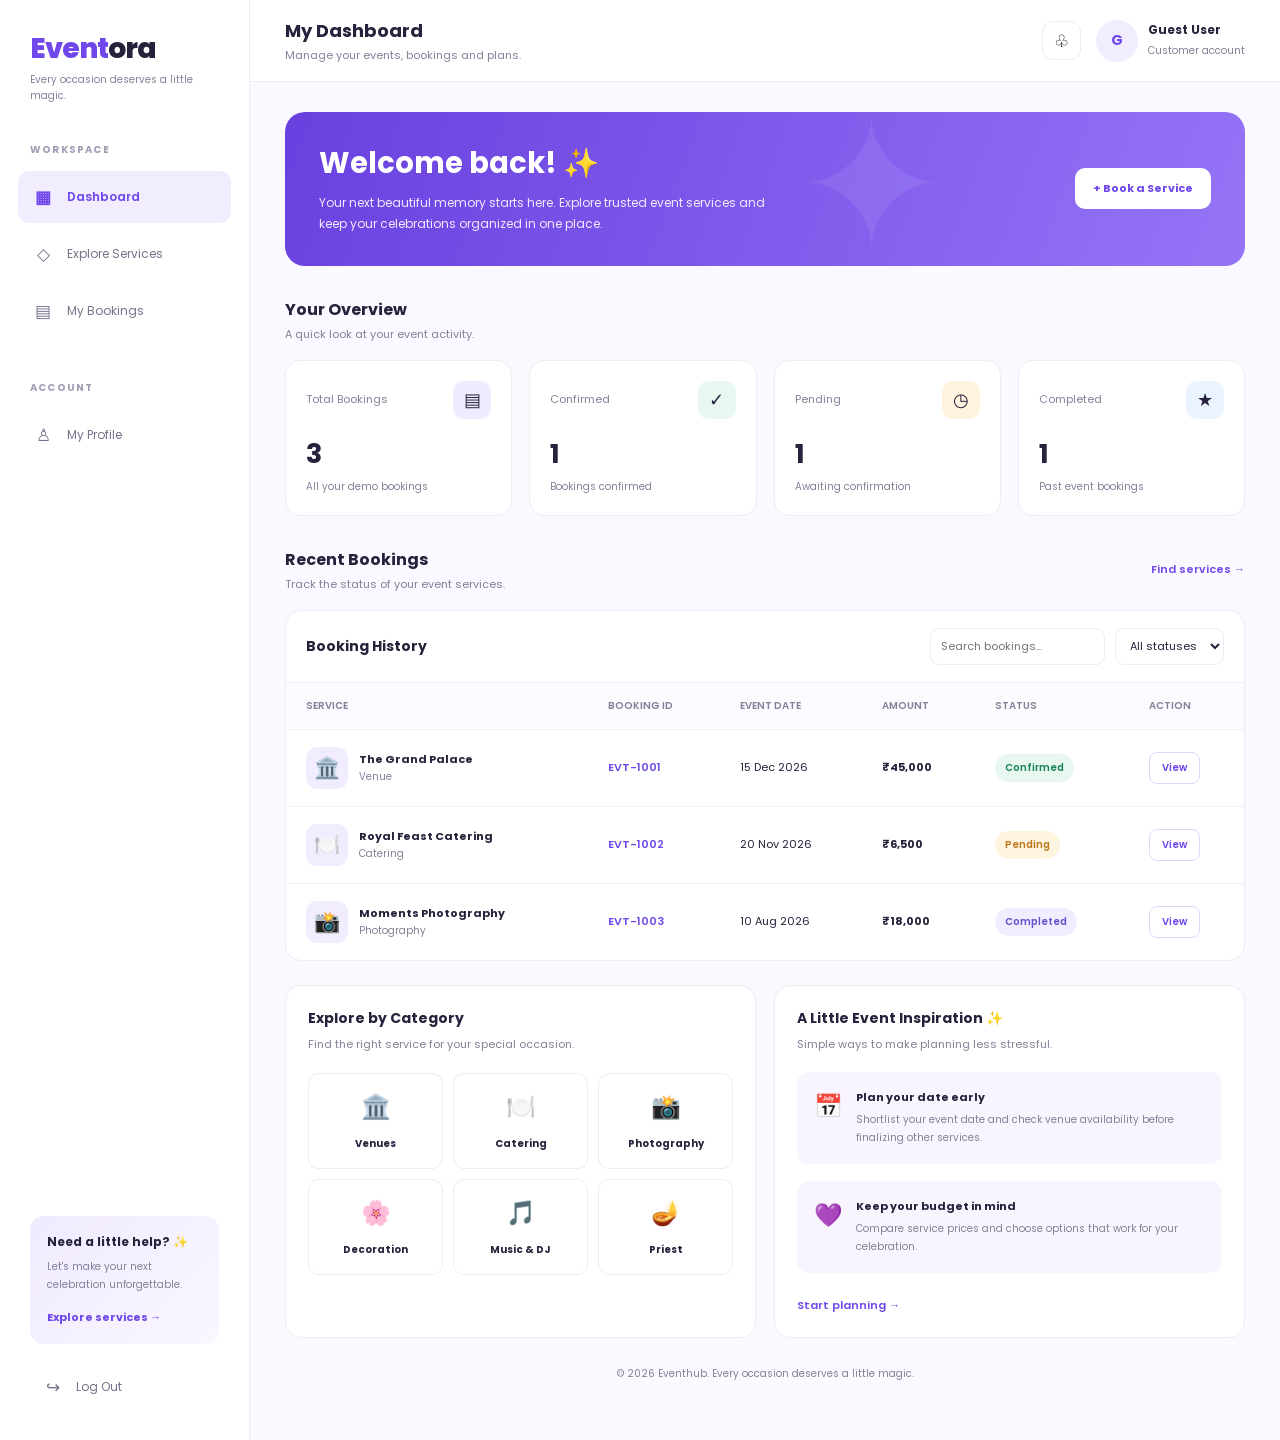
<file: src/main/webapp/dashboard.html>
<!DOCTYPE html>
<html lang="en">
<head>
    <meta charset="UTF-8">
    <meta name="viewport" content="width=device-width, initial-scale=1.0">
    <title>Dashboard | Eventhub</title>

    <link rel="preconnect" href="https://fonts.googleapis.com">
    <link rel="preconnect" href="https://fonts.gstatic.com" crossorigin>
    <link href="https://fonts.googleapis.com/css2?family=Poppins:wght@400;500;600;700;800&display=swap" rel="stylesheet">

    <style>
        :root {
            --purple: #7047eb;
            --purple-dark: #5733c7;
            --lavender: #f1edff;
            --bg: #faf9ff;
            --text: #25223b;
            --muted: #858198;
            --border: #eeebf5;
            --white: #ffffff;
            --green: #18845b;
            --orange: #bc791c;
            --red: #d34e63;
        }

        * {
            margin: 0;
            padding: 0;
            box-sizing: border-box;
        }

        body {
            font-family: 'Poppins', sans-serif;
            background: var(--bg);
            color: var(--text);
            font-size: 14px;
        }

        a {
            text-decoration: none;
            color: inherit;
        }

        button, input, select {
            font: inherit;
        }

        button {
            cursor: pointer;
        }

        .layout {
            display: flex;
            min-height: 100vh;
        }

        /* Sidebar */

        .sidebar {
            width: 250px;
            background: white;
            border-right: 1px solid var(--border);
            padding: 28px 18px;
            display: flex;
            flex-direction: column;
            flex-shrink: 0;
        }

        .logo {
            font-size: 28px;
            font-weight: 800;
            letter-spacing: -1px;
            color: var(--purple);
            padding: 0 12px;
        }

        .logo span {
            color: var(--text);
        }

        .tagline {
            color: var(--muted);
            font-size: 10px;
            padding: 0 12px;
            margin-top: 2px;
        }

        .nav-heading {
            margin: 38px 12px 13px;
            font-size: 10px;
            color: #a29db5;
            font-weight: 700;
            text-transform: uppercase;
            letter-spacing: 1.2px;
        }

        .nav-link {
            display: flex;
            align-items: center;
            gap: 13px;
            padding: 13px 14px;
            border-radius: 11px;
            color: #77738b;
            margin-bottom: 5px;
            transition: .2s;
            font-size: 12px;
        }

        .nav-link:hover,
        .nav-link.active {
            color: var(--purple);
            background: var(--lavender);
            font-weight: 600;
        }

        .nav-icon {
            width: 22px;
            text-align: center;
            font-size: 17px;
        }

        .sidebar-bottom {
            margin-top: auto;
            padding: 18px 12px 0;
        }

        .help-card {
            background: linear-gradient(135deg, #f0eaff, #faf7ff);
            border-radius: 14px;
            padding: 17px;
            margin-bottom: 18px;
        }

        .help-card strong {
            display: block;
            font-size: 12px;
            margin-bottom: 7px;
        }

        .help-card p {
            font-size: 10px;
            color: var(--muted);
            line-height: 1.8;
            margin-bottom: 12px;
        }

        .help-card a {
            color: var(--purple);
            font-size: 11px;
            font-weight: 700;
        }

        .logout {
            border: none;
            background: none;
            color: #77738b;
            display: flex;
            align-items: center;
            gap: 12px;
            padding: 12px;
            width: 100%;
            text-align: left;
            font-size: 12px;
        }

        .logout:hover {
            color: var(--red);
        }

        /* Main area */

        .main {
            flex: 1;
            min-width: 0;
        }

        .topbar {
            min-height: 82px;
            background: white;
            border-bottom: 1px solid var(--border);
            padding: 17px 35px;
            display: flex;
            align-items: center;
            justify-content: space-between;
            gap: 20px;
        }

        .topbar h2 {
            font-size: 18px;
            font-weight: 700;
        }

        .topbar p {
            color: var(--muted);
            font-size: 11px;
            margin-top: 3px;
        }

        .top-actions {
            display: flex;
            align-items: center;
            gap: 15px;
        }

        .icon-button {
            height: 39px;
            width: 39px;
            border: 1px solid var(--border);
            background: white;
            border-radius: 11px;
            font-size: 17px;
        }

        .avatar {
            height: 42px;
            width: 42px;
            display: grid;
            place-items: center;
            border-radius: 50%;
            background: var(--lavender);
            color: var(--purple);
            font-size: 14px;
            font-weight: 700;
            flex-shrink: 0;
        }

        .profile {
            display: flex;
            align-items: center;
            gap: 10px;
        }

        .profile strong {
            display: block;
            font-size: 12px;
        }

        .profile small {
            color: var(--muted);
            font-size: 10px;
        }

        .content {
            padding: 30px 35px;
            max-width: 1500px;
            margin: auto;
        }

        /* Welcome banner */

        .welcome {
            background: linear-gradient(110deg, #6940df, #9574f7);
            border-radius: 20px;
            padding: 31px 34px;
            display: flex;
            justify-content: space-between;
            align-items: center;
            gap: 20px;
            color: white;
            overflow: hidden;
            position: relative;
        }

        .welcome::after {
            content: "✦";
            position: absolute;
            right: 31%;
            top: -62px;
            font-size: 180px;
            color: rgba(255,255,255,.08);
            pointer-events: none;
        }

        .welcome h1 {
            font-size: clamp(22px, 3vw, 29px);
            line-height: 1.4;
            margin-bottom: 8px;
        }

        .welcome p {
            color: #f0eaff;
            font-size: 12px;
            line-height: 1.8;
            max-width: 460px;
        }

        .primary-light {
            background: white;
            color: var(--purple);
            padding: 12px 18px;
            border-radius: 10px;
            border: none;
            font-size: 11px;
            font-weight: 700;
            white-space: nowrap;
            position: relative;
            z-index: 1;
        }

        .primary-light:hover {
            background: #f5f1ff;
        }

        /* Statistics */

        .section-title {
            display: flex;
            justify-content: space-between;
            align-items: center;
            gap: 15px;
            margin: 31px 0 17px;
        }

        .section-title h3 {
            font-size: 16px;
        }

        .section-title p {
            color: var(--muted);
            font-size: 11px;
            margin-top: 4px;
        }

        .text-link {
            color: var(--purple);
            font-size: 11px;
            font-weight: 600;
        }

        .stats {
            display: grid;
            grid-template-columns: repeat(4, minmax(0, 1fr));
            gap: 17px;
        }

        .stat-card {
            background: white;
            border: 1px solid var(--border);
            border-radius: 15px;
            padding: 20px;
            min-width: 0;
        }

        .stat-top {
            display: flex;
            justify-content: space-between;
            align-items: center;
            gap: 8px;
            margin-bottom: 17px;
        }

        .stat-label {
            color: var(--muted);
            font-size: 11px;
        }

        .stat-icon {
            width: 38px;
            height: 38px;
            display: grid;
            place-items: center;
            border-radius: 11px;
            font-size: 18px;
        }

        .icon-purple {
            background: #f0eaff;
        }

        .icon-green {
            background: #e8f8f0;
        }

        .icon-orange {
            background: #fff3df;
        }

        .icon-blue {
            background: #eaf3ff;
        }

        .stat-number {
            font-size: 27px;
            font-weight: 700;
            line-height: 1.3;
        }

        .stat-note {
            margin-top: 8px;
            font-size: 10px;
            color: var(--muted);
        }

        /* Bookings */

        .booking-panel {
            background: white;
            border: 1px solid var(--border);
            border-radius: 16px;
            overflow: hidden;
        }

        .booking-toolbar {
            padding: 17px 20px;
            border-bottom: 1px solid var(--border);
            display: flex;
            justify-content: space-between;
            align-items: center;
            gap: 12px;
        }

        .booking-toolbar h3 {
            font-size: 14px;
        }

        .filters {
            display: flex;
            align-items: center;
            gap: 10px;
        }

        .search-input,
        .status-filter {
            height: 37px;
            border: 1px solid var(--border);
            border-radius: 9px;
            background: white;
            padding: 0 10px;
            outline: none;
            color: var(--text);
            font-size: 11px;
            min-width: 0;
        }

        .search-input {
            width: 175px;
        }

        .search-input:focus,
        .status-filter:focus {
            border-color: var(--purple);
        }

        .table-wrap {
            overflow-x: auto;
        }

        table {
            width: 100%;
            border-collapse: collapse;
            text-align: left;
            white-space: nowrap;
        }

        thead {
            background: #fcfbff;
        }

        th {
            color: var(--muted);
            font-size: 10px;
            font-weight: 600;
            padding: 15px 20px;
        }

        td {
            padding: 17px 20px;
            border-top: 1px solid #f2eff8;
            font-size: 11px;
        }

        .service-cell {
            display: flex;
            align-items: center;
            gap: 11px;
        }

        .service-emoji {
            height: 42px;
            width: 42px;
            display: grid;
            place-items: center;
            background: var(--lavender);
            border-radius: 11px;
            font-size: 21px;
            flex-shrink: 0;
        }

        .service-cell strong {
            display: block;
            font-size: 11px;
        }

        .service-cell small {
            color: var(--muted);
            font-size: 10px;
        }

        .booking-id {
            color: var(--purple);
            font-weight: 600;
        }

        .status {
            display: inline-block;
            padding: 6px 10px;
            border-radius: 20px;
            font-size: 10px;
            font-weight: 600;
        }

        .confirmed {
            background: #e8f8f0;
            color: var(--green);
        }

        .pending {
            background: #fff4df;
            color: var(--orange);
        }

        .completed {
            background: #efedff;
            color: #6651c8;
        }

        .cancelled {
            background: #fff0f1;
            color: var(--red);
        }

        .view-button {
            background: white;
            color: var(--purple);
            border: 1px solid #ded5ff;
            padding: 7px 12px;
            border-radius: 8px;
            font-size: 10px;
            font-weight: 600;
        }

        .view-button:hover {
            background: var(--lavender);
        }

        .empty-state {
            text-align: center;
            padding: 35px 15px;
            color: var(--muted);
            font-size: 12px;
        }

        /* Bottom cards */

        .bottom-grid {
            display: grid;
            grid-template-columns: 1fr 1fr;
            gap: 18px;
            margin-top: 24px;
        }

        .bottom-card {
            background: white;
            border: 1px solid var(--border);
            border-radius: 16px;
            padding: 22px;
        }

        .bottom-card h3 {
            font-size: 14px;
            margin-bottom: 6px;
        }

        .bottom-card > p {
            color: var(--muted);
            font-size: 11px;
            line-height: 1.8;
        }

        .category-grid {
            display: grid;
            grid-template-columns: repeat(3, minmax(0, 1fr));
            gap: 10px;
            margin-top: 18px;
        }

        .category {
            border: 1px solid var(--border);
            border-radius: 11px;
            text-align: center;
            padding: 15px 5px;
            transition: .2s;
        }

        .category:hover {
            border-color: #c9baff;
            background: #faf8ff;
        }

        .category span {
            display: block;
            font-size: 24px;
            margin-bottom: 8px;
        }

        .category strong {
            font-size: 10px;
        }

        .event-tip {
            background: #f8f5ff;
            padding: 17px;
            border-radius: 12px;
            margin-top: 17px;
            display: flex;
            gap: 13px;
        }

        .tip-icon {
            font-size: 23px;
        }

        .event-tip strong {
            font-size: 11px;
            display: block;
            margin-bottom: 5px;
        }

        .event-tip p {
            color: var(--muted);
            font-size: 10px;
            line-height: 1.8;
        }

        .footer {
            text-align: center;
            color: var(--muted);
            font-size: 10px;
            padding: 28px 10px;
        }

        /* Responsive */

        .mobile-menu {
            display: none;
            border: 1px solid var(--border);
            background: white;
            border-radius: 9px;
            width: 38px;
            height: 38px;
            font-size: 20px;
        }

        @media (max-width: 1100px) {
            .sidebar {
                width: 215px;
            }

            .content {
                padding: 25px 22px;
            }

            .topbar {
                padding: 16px 22px;
            }

            .stats {
                grid-template-columns: repeat(2, minmax(0, 1fr));
            }

            .stat-card {
                padding: 17px;
            }
        }

        @media (max-width: 760px) {
            .sidebar {
                position: fixed;
                top: 0;
                bottom: 0;
                left: 0;
                z-index: 100;
                transform: translateX(-100%);
                transition: transform .25s ease;
                width: 260px;
                box-shadow: 10px 0 30px rgba(30, 20, 60, .08);
            }

            .sidebar.open {
                transform: translateX(0);
            }

            .mobile-menu {
                display: block;
                flex-shrink: 0;
            }

            .topbar {
                padding: 14px 17px;
                gap: 12px;
            }

            .topbar h2 {
                font-size: 15px;
            }

            .topbar p {
                font-size: 10px;
            }

            .top-actions {
                gap: 9px;
            }

            .profile-info,
            .notification-button {
                display: none;
            }

            .content {
                padding: 20px 15px;
            }

            .welcome {
                padding: 25px 22px;
                align-items: flex-start;
                flex-direction: column;
            }

            .welcome h1 {
                font-size: 23px;
            }

            .welcome::after {
                right: -10px;
            }

            .stats {
                gap: 12px;
            }

            .stat-number {
                font-size: 23px;
            }

            .booking-toolbar {
                align-items: flex-start;
                flex-direction: column;
            }

            .filters {
                width: 100%;
            }

            .search-input {
                flex: 1;
                width: 100%;
            }

            .status-filter {
                max-width: 140px;
            }

            .bottom-grid {
                grid-template-columns: 1fr;
            }
        }

        @media (max-width: 420px) {
            .stats {
                grid-template-columns: 1fr 1fr;
            }

            .stat-card {
                padding: 13px;
            }

            .stat-label {
                font-size: 10px;
            }

            .stat-icon {
                height: 32px;
                width: 32px;
                font-size: 15px;
            }

            .stat-number {
                font-size: 21px;
            }

            .section-title h3 {
                font-size: 14px;
            }

            .section-title p {
                font-size: 10px;
            }

            .category-grid {
                gap: 7px;
            }

            .category strong {
                font-size: 9px;
            }
        }
    </style>
</head>

<body>

<div class="layout">

    <!-- Sidebar -->
    <aside class="sidebar" id="sidebar">

        <a href="index.html" class="logo">Event<span>ora</span></a>
        <p class="tagline">Every occasion deserves a little magic.</p>

        <p class="nav-heading">Workspace</p>

        <a href="dashboard.html" class="nav-link active">
            <span class="nav-icon">▦</span> Dashboard
        </a>

        <a href="services.html" class="nav-link">
            <span class="nav-icon">◇</span> Explore Services
        </a>

        <a href="#bookings" class="nav-link" id="bookingsNav">
            <span class="nav-icon">▤</span> My Bookings
        </a>

        <p class="nav-heading">Account</p>

        <a href="#profile" class="nav-link" id="profileNav">
            <span class="nav-icon">♙</span> My Profile
        </a>

        <div class="sidebar-bottom">

            <div class="help-card">
                <strong>Need a little help? ✨</strong>
                <p>Let's make your next celebration unforgettable.</p>
                <a href="services.html">Explore services →</a>
            </div>

            <button class="logout" id="logoutButton">
                <span class="nav-icon">↪</span> Log Out
            </button>

        </div>
    </aside>

    <!-- Main content -->
    <main class="main">

        <header class="topbar">

            <div style="display:flex;align-items:center;gap:12px;">
                <button class="mobile-menu" id="mobileMenu"
                    aria-label="Open navigation">☰</button>

                <div>
                    <h2>My Dashboard</h2>
                    <p>Manage your events, bookings and plans.</p>
                </div>
            </div>

            <div class="top-actions">
                <button class="icon-button notification-button"
                    id="notificationButton" aria-label="Notifications">♧</button>

                <div class="profile">
                    <div class="avatar" id="avatar">G</div>

                    <div class="profile-info">
                        <strong id="profileName">Guest User</strong>
                        <small>Customer account</small>
                    </div>
                </div>
            </div>

        </header>

        <div class="content">

            <!-- Welcome -->
            <section class="welcome">
                <div>
                    <h1 id="welcomeTitle">Welcome back! ✨</h1>
                    <p>
                        Your next beautiful memory starts here.
                        Explore trusted event services and keep your
                        celebrations organized in one place.
                    </p>
                </div>

                <button class="primary-light"
                    onclick="window.location.href='services.html'">
                    + Book a Service
                </button>
            </section>

            <!-- Stats -->
            <div class="section-title">
                <div>
                    <h3>Your Overview</h3>
                    <p>A quick look at your event activity.</p>
                </div>
            </div>

            <section class="stats">

                <article class="stat-card">
                    <div class="stat-top">
                        <span class="stat-label">Total Bookings</span>
                        <span class="stat-icon icon-purple">▤</span>
                    </div>
                    <div class="stat-number" id="totalBookings">3</div>
                    <p class="stat-note">All your demo bookings</p>
                </article>

                <article class="stat-card">
                    <div class="stat-top">
                        <span class="stat-label">Confirmed</span>
                        <span class="stat-icon icon-green">✓</span>
                    </div>
                    <div class="stat-number" id="confirmedBookings">1</div>
                    <p class="stat-note">Bookings confirmed</p>
                </article>

                <article class="stat-card">
                    <div class="stat-top">
                        <span class="stat-label">Pending</span>
                        <span class="stat-icon icon-orange">◷</span>
                    </div>
                    <div class="stat-number" id="pendingBookings">1</div>
                    <p class="stat-note">Awaiting confirmation</p>
                </article>

                <article class="stat-card">
                    <div class="stat-top">
                        <span class="stat-label">Completed</span>
                        <span class="stat-icon icon-blue">★</span>
                    </div>
                    <div class="stat-number" id="completedBookings">1</div>
                    <p class="stat-note">Past event bookings</p>
                </article>

            </section>

            <!-- Bookings -->
            <section id="bookings">

                <div class="section-title">
                    <div>
                        <h3>Recent Bookings</h3>
                        <p>Track the status of your event services.</p>
                    </div>
                    <a href="services.html" class="text-link">
                        Find services →
                    </a>
                </div>

                <div class="booking-panel">

                    <div class="booking-toolbar">
                        <h3>Booking History</h3>

                        <div class="filters">
                            <input
                                type="search"
                                class="search-input"
                                id="bookingSearch"
                                placeholder="Search bookings..."
                                aria-label="Search bookings"
                            >

                            <select class="status-filter" id="statusFilter"
                                aria-label="Filter by status">
                                <option value="all">All statuses</option>
                                <option value="Confirmed">Confirmed</option>
                                <option value="Pending">Pending</option>
                                <option value="Completed">Completed</option>
                                <option value="Cancelled">Cancelled</option>
                            </select>
                        </div>
                    </div>

                    <div class="table-wrap">
                        <table>
                            <thead>
                                <tr>
                                    <th>SERVICE</th>
                                    <th>BOOKING ID</th>
                                    <th>EVENT DATE</th>
                                    <th>AMOUNT</th>
                                    <th>STATUS</th>
                                    <th>ACTION</th>
                                </tr>
                            </thead>

                            <tbody id="bookingTable"></tbody>
                        </table>

                        <div class="empty-state" id="emptyState"
                            style="display:none;">
                            No bookings match your search.
                            <br><br>
                            <a href="services.html" class="text-link">
                                Explore services →
                            </a>
                        </div>
                    </div>

                </div>
            </section>

            <!-- Explore and tips -->
            <section class="bottom-grid">

                <article class="bottom-card">
                    <h3>Explore by Category</h3>
                    <p>Find the right service for your special occasion.</p>

                    <div class="category-grid">
                        <a href="services.html?category=Venue" class="category">
                            <span>🏛️</span>
                            <strong>Venues</strong>
                        </a>

                        <a href="services.html?category=Catering" class="category">
                            <span>🍽️</span>
                            <strong>Catering</strong>
                        </a>

                        <a href="services.html?category=Photography" class="category">
                            <span>📸</span>
                            <strong>Photography</strong>
                        </a>

                        <a href="services.html?category=Decoration" class="category">
                            <span>🌸</span>
                            <strong>Decoration</strong>
                        </a>

                        <a href="services.html?category=Music" class="category">
                            <span>🎵</span>
                            <strong>Music & DJ</strong>
                        </a>

                        <a href="services.html?category=Priest" class="category">
                            <span>🪔</span>
                            <strong>Priest</strong>
                        </a>
                    </div>
                </article>

                <article class="bottom-card">
                    <h3>A Little Event Inspiration ✨</h3>
                    <p>Simple ways to make planning less stressful.</p>

                    <div class="event-tip">
                        <span class="tip-icon">📅</span>
                        <div>
                            <strong>Plan your date early</strong>
                            <p>
                                Shortlist your event date and check venue
                                availability before finalizing other services.
                            </p>
                        </div>
                    </div>

                    <div class="event-tip">
                        <span class="tip-icon">💜</span>
                        <div>
                            <strong>Keep your budget in mind</strong>
                            <p>
                                Compare service prices and choose options
                                that work for your celebration.
                            </p>
                        </div>
                    </div>

                    <br>
                    <a href="services.html" class="text-link">
                        Start planning →
                    </a>
                </article>

            </section>

            <footer class="footer">
                © 2026 Eventhub. Every occasion deserves a little magic.
            </footer>

        </div>
    </main>
</div>

<script>
    /*
      FRONTEND DEMO DATA

      These bookings are examples only.
      Later, replace them with data received from your Spring Boot API.
    */

    const bookings = [
        {
            id: "EVT-1001",
            name: "The Grand Palace",
            category: "Venue",
            icon: "🏛️",
            date: "2026-12-15",
            amount: 45000,
            status: "Confirmed"
        },
        {
            id: "EVT-1002",
            name: "Royal Feast Catering",
            category: "Catering",
            icon: "🍽️",
            date: "2026-11-20",
            amount: 6500,
            status: "Pending"
        },
        {
            id: "EVT-1003",
            name: "Moments Photography",
            category: "Photography",
            icon: "📸",
            date: "2026-08-10",
            amount: 18000,
            status: "Completed"
        }
    ];

    const bookingTable = document.getElementById("bookingTable");
    const bookingSearch = document.getElementById("bookingSearch");
    const statusFilter = document.getElementById("statusFilter");
    const emptyState = document.getElementById("emptyState");

    function formatDate(dateString) {
        const date = new Date(dateString + "T00:00:00");

        return date.toLocaleDateString("en-IN", {
            day: "2-digit",
            month: "short",
            year: "numeric"
        });
    }

    function formatAmount(amount) {
        return new Intl.NumberFormat("en-IN", {
            style: "currency",
            currency: "INR",
            maximumFractionDigits: 0
        }).format(amount);
    }

    function getStatusClass(status) {
        const classes = {
            Confirmed: "confirmed",
            Pending: "pending",
            Completed: "completed",
            Cancelled: "cancelled"
        };

        return classes[status] || "pending";
    }

    function renderBookings() {
        const searchTerm = bookingSearch.value.trim().toLowerCase();
        const selectedStatus = statusFilter.value;

        const filteredBookings = bookings.filter(booking => {
            const matchesSearch =
                booking.name.toLowerCase().includes(searchTerm) ||
                booking.id.toLowerCase().includes(searchTerm) ||
                booking.category.toLowerCase().includes(searchTerm);

            const matchesStatus =
                selectedStatus === "all" ||
                booking.status === selectedStatus;

            return matchesSearch && matchesStatus;
        });

        bookingTable.innerHTML = "";

        filteredBookings.forEach(booking => {
            const row = document.createElement("tr");

            row.innerHTML = `
                <td>
                    <div class="service-cell">
                        <div class="service-emoji">${booking.icon}</div>
                        <div>
                            <strong>${booking.name}</strong>
                            <small>${booking.category}</small>
                        </div>
                    </div>
                </td>

                <td class="booking-id">${booking.id}</td>
                <td>${formatDate(booking.date)}</td>
                <td><strong>${formatAmount(booking.amount)}</strong></td>

                <td>
                    <span class="status ${getStatusClass(booking.status)}">
                        ${booking.status}
                    </span>
                </td>

                <td>
                    <button class="view-button"
                        data-booking-id="${booking.id}">
                        View
                    </button>
                </td>
            `;

            bookingTable.appendChild(row);
        });

        emptyState.style.display =
            filteredBookings.length === 0 ? "block" : "none";

        document.getElementById("totalBookings").textContent =
            bookings.length;

        document.getElementById("confirmedBookings").textContent =
            bookings.filter(b => b.status === "Confirmed").length;

        document.getElementById("pendingBookings").textContent =
            bookings.filter(b => b.status === "Pending").length;

        document.getElementById("completedBookings").textContent =
            bookings.filter(b => b.status === "Completed").length;
    }

    bookingSearch.addEventListener("input", renderBookings);
    statusFilter.addEventListener("change", renderBookings);

    // Demo action for the View button
    bookingTable.addEventListener("click", function(event) {
        const button = event.target.closest("[data-booking-id]");

        if (!button) return;

        const booking = bookings.find(
            b => b.id === button.dataset.bookingId
        );

        if (booking) {
            alert(
                "Booking Details\n\n" +
                "Service: " + booking.name + "\n" +
                "Booking ID: " + booking.id + "\n" +
                "Date: " + formatDate(booking.date) + "\n" +
                "Amount: " + formatAmount(booking.amount) + "\n" +
                "Status: " + booking.status +
                "\n\nDemo data only. Backend integration is pending."
            );
        }
    });

    // Mobile sidebar
    const sidebar = document.getElementById("sidebar");

    document.getElementById("mobileMenu").addEventListener("click", () => {
        sidebar.classList.toggle("open");
    });

    document.addEventListener("click", event => {
        if (
            window.innerWidth <= 760 &&
            sidebar.classList.contains("open") &&
            !sidebar.contains(event.target) &&
            !event.target.closest("#mobileMenu")
        ) {
            sidebar.classList.remove("open");
        }
    });

    // Scroll to bookings
    document.getElementById("bookingsNav").addEventListener("click", () => {
        document.getElementById("bookings").scrollIntoView({
            behavior: "smooth"
        });

        sidebar.classList.remove("open");
    });

    // Demo profile section
    document.getElementById("profileNav").addEventListener("click", event => {
        event.preventDefault();

        alert(
            "Profile management will be added when the backend is connected."
        );

        sidebar.classList.remove("open");
    });

    // Demo notification
    document.getElementById("notificationButton")
        .addEventListener("click", () => {
            alert("You have no new demo notifications.");
        });

    // Demo logout
    document.getElementById("logoutButton").addEventListener("click", () => {
        const confirmLogout = confirm("Do you want to return to the login page?");

        if (confirmLogout) {
            window.location.href = "login.html";
        }
    });

    // Optional demo personalization.
    // Reads a name only if another page has saved one in this browser.
    // This is NOT authentication.
    const savedName = localStorage.getItem("eventhubUserName");

    if (savedName) {
        const firstName = savedName.trim().split(/\s+/)[0];

        if (firstName) {
            document.getElementById("welcomeTitle").textContent =
                `Welcome back, ${firstName}! ✨`;

            document.getElementById("profileName").textContent = savedName;

            document.getElementById("avatar").textContent =
                firstName.charAt(0).toUpperCase();
        }
    }

    renderBookings();
</script>

</body>
</html>
</file>
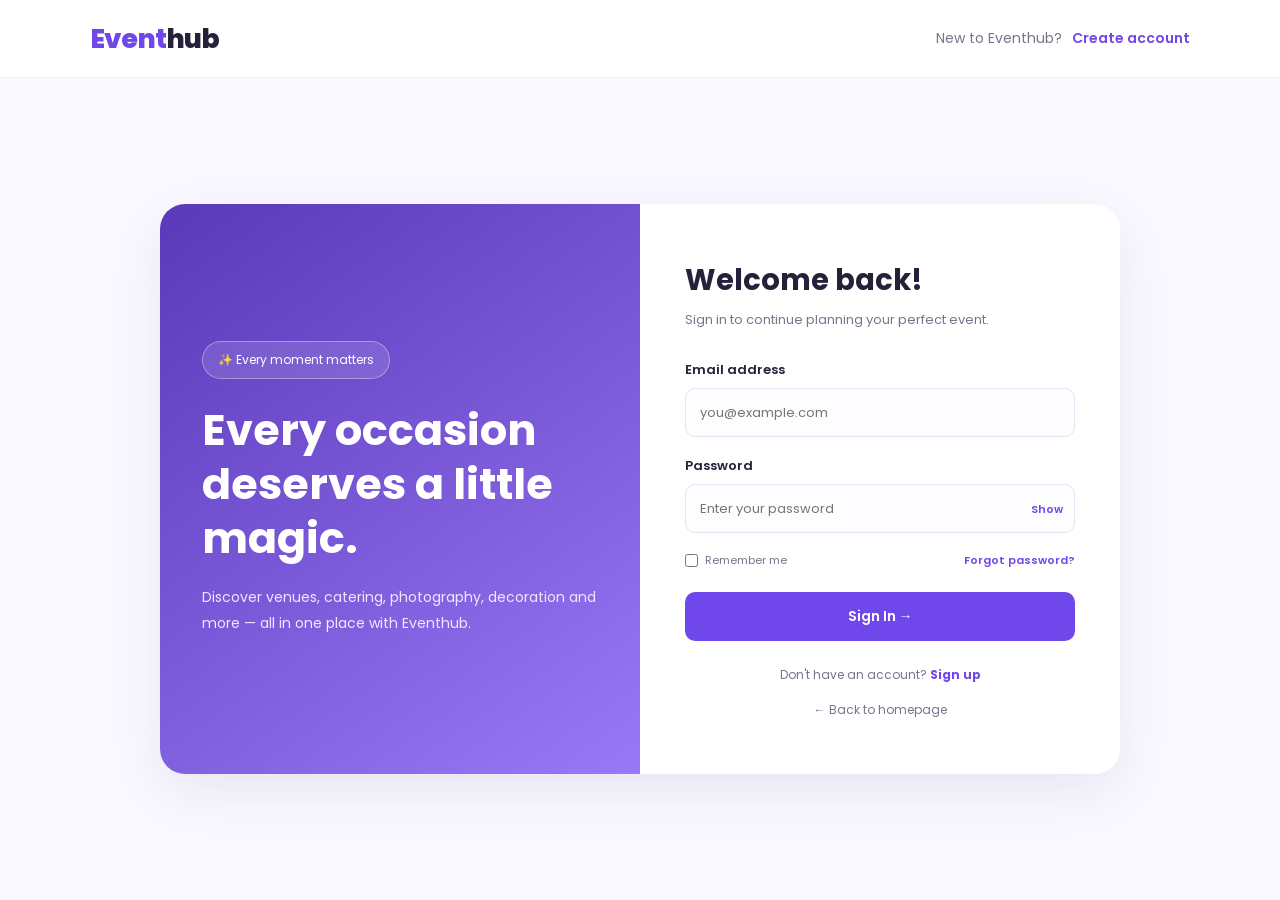
<file: src/main/webapp/login.html>
<!DOCTYPE html>
<html lang="en">
<head>
    <meta charset="UTF-8">
    <meta name="viewport" content="width=device-width, initial-scale=1.0">
    <title>Login | Eventhub</title>

    <link rel="preconnect" href="https://fonts.googleapis.com">
    <link rel="preconnect" href="https://fonts.gstatic.com" crossorigin>
    <link href="https://fonts.googleapis.com/css2?family=Poppins:wght@400;500;600;700;800&display=swap" rel="stylesheet">

    <style>
        * {
            margin: 0;
            padding: 0;
            box-sizing: border-box;
        }

        :root {
            --purple: #7047eb;
            --purple-dark: #5733c7;
            --lavender: #f2edff;
            --text: #24213a;
            --muted: #77758b;
            --border: #e6e2ef;
        }

        body {
            font-family: 'Poppins', sans-serif;
            background: #faf9ff;
            color: var(--text);
            min-height: 100vh;
        }

        a {
            text-decoration: none;
            color: inherit;
        }

        .navbar {
            height: 78px;
            display: flex;
            align-items: center;
            justify-content: space-between;
            padding: 0 7%;
            background: white;
            border-bottom: 1px solid #f0edf7;
        }

        .logo {
            font-size: 27px;
            font-weight: 800;
            color: var(--purple);
            letter-spacing: -1px;
        }

        .logo span {
            color: var(--text);
        }

        .nav-right {
            color: var(--muted);
            font-size: 14px;
        }

        .nav-right a {
            color: var(--purple);
            font-weight: 600;
            margin-left: 6px;
        }

        .main {
            min-height: calc(100vh - 78px);
            display: flex;
            justify-content: center;
            align-items: center;
            padding: 45px 20px;
        }

        .login-container {
            display: grid;
            grid-template-columns: 1fr 1fr;
            max-width: 960px;
            width: 100%;
            min-height: 560px;
            background: white;
            border-radius: 25px;
            overflow: hidden;
            box-shadow: 0 18px 60px rgba(76, 48, 140, 0.10);
        }

        .welcome-panel {
            position: relative;
            padding: 55px 42px;
            display: flex;
            flex-direction: column;
            justify-content: center;
            color: white;
            background:
                linear-gradient(145deg, rgba(79, 45, 179, 0.94), rgba(137, 98, 246, 0.86)),
                url("https://images.unsplash.com/photo-1519167758481-83f550bb49b3?auto=format&fit=crop&w=1000&q=80")
                center/cover;
        }

        .welcome-panel h1 {
            font-size: clamp(30px, 4vw, 43px);
            line-height: 1.25;
            margin-bottom: 18px;
        }

        .welcome-panel p {
            color: #eee7ff;
            font-size: 14px;
            line-height: 1.9;
        }

        .welcome-tag {
            display: inline-block;
            width: fit-content;
            padding: 9px 15px;
            margin-bottom: 25px;
            border: 1px solid rgba(255,255,255,.35);
            background: rgba(255,255,255,.12);
            border-radius: 30px;
            font-size: 12px;
        }

        .login-panel {
            padding: 55px 45px;
            display: flex;
            flex-direction: column;
            justify-content: center;
        }

        .login-panel h2 {
            font-size: 29px;
            margin-bottom: 8px;
        }

        .subtitle {
            font-size: 13px;
            color: var(--muted);
            margin-bottom: 30px;
        }

        .form-group {
            margin-bottom: 19px;
        }

        .form-group label {
            display: block;
            font-size: 13px;
            font-weight: 600;
            margin-bottom: 8px;
        }

        .input-wrap {
            position: relative;
        }

        .form-group input {
            width: 100%;
            height: 49px;
            border: 1px solid var(--border);
            border-radius: 10px;
            padding: 0 14px;
            font-family: inherit;
            font-size: 13px;
            outline: none;
            background: #fdfcff;
            transition: .2s;
        }

        .form-group input:focus {
            border-color: var(--purple);
            box-shadow: 0 0 0 3px rgba(112, 71, 235, .10);
        }

        .password-input {
            padding-right: 65px !important;
        }

        .toggle-password {
            position: absolute;
            right: 12px;
            top: 50%;
            transform: translateY(-50%);
            border: none;
            background: none;
            color: var(--purple);
            font-family: inherit;
            font-size: 11px;
            font-weight: 600;
            cursor: pointer;
        }

        .form-options {
            display: flex;
            justify-content: space-between;
            align-items: center;
            gap: 10px;
            margin: 2px 0 23px;
            font-size: 11px;
        }

        .remember {
            display: flex;
            align-items: center;
            gap: 7px;
            color: var(--muted);
        }

        .remember input {
            accent-color: var(--purple);
        }

        .forgot {
            color: var(--purple);
            font-weight: 600;
        }

        .login-btn {
            width: 100%;
            min-height: 49px;
            background: var(--purple);
            color: white;
            border: none;
            border-radius: 10px;
            font-family: inherit;
            font-size: 14px;
            font-weight: 600;
            cursor: pointer;
            transition: .2s;
        }

        .login-btn:hover {
            background: var(--purple-dark);
            transform: translateY(-1px);
        }

        .message {
            display: none;
            margin-top: 15px;
            padding: 12px;
            border-radius: 9px;
            font-size: 12px;
            line-height: 1.6;
        }

        .message.show {
            display: block;
        }

        .message.info {
            background: #f1edff;
            color: #5733c7;
        }

        .message.error {
            background: #fff0f0;
            color: #a52c3a;
        }

        .register-text {
            text-align: center;
            margin-top: 25px;
            color: var(--muted);
            font-size: 12px;
        }

        .register-text a {
            color: var(--purple);
            font-weight: 700;
        }

        .back-home {
            text-align: center;
            margin-top: 17px;
            font-size: 12px;
            color: var(--muted);
        }

        .back-home a:hover,
        .register-text a:hover {
            text-decoration: underline;
        }

        @media (max-width: 700px) {
            .navbar {
                height: 68px;
                padding: 0 5%;
            }

            .logo {
                font-size: 24px;
            }

            .nav-right {
                font-size: 11px;
            }

            .main {
                min-height: calc(100vh - 68px);
                padding: 25px 14px;
            }

            .login-container {
                grid-template-columns: 1fr;
                max-width: 440px;
                min-height: auto;
                border-radius: 20px;
            }

            .welcome-panel {
                padding: 28px 25px;
                min-height: 185px;
            }

            .welcome-panel h1 {
                font-size: 27px;
                margin-bottom: 10px;
            }

            .welcome-panel p {
                font-size: 12px;
            }

            .welcome-tag {
                margin-bottom: 15px;
                padding: 7px 12px;
            }

            .login-panel {
                padding: 32px 25px;
            }

            .login-panel h2 {
                font-size: 25px;
            }
        }

        @media (max-width: 360px) {
            .form-options {
                align-items: flex-start;
                flex-direction: column;
            }
        }
    </style>
</head>

<body>

    <header class="navbar">
        <a href="index.html" class="logo">Event<span>hub</span></a>

        <div class="nav-right">
            New to Eventhub?
            <a href="register.html">Create account</a>
        </div>
    </header>

    <main class="main">
        <div class="login-container">

            <section class="welcome-panel">
                <span class="welcome-tag">✨ Every moment matters</span>

                <h1>Every occasion deserves a little magic.</h1>

                <p>
                    Discover venues, catering, photography, decoration
                    and more — all in one place with Eventhub.
                </p>
            </section>

            <section class="login-panel">
                <h2>Welcome back!</h2>

                <p class="subtitle">
                    Sign in to continue planning your perfect event.
                </p>

                <form id="loginForm">
                    <div class="form-group">
                        <label for="email">Email address</label>
                        <input
                            type="email"
                            id="email"
                            name="email"
                            placeholder="you@example.com"
                            autocomplete="email"
                            required
                        >
                    </div>

                    <div class="form-group">
                        <label for="password">Password</label>

                        <div class="input-wrap">
                            <input
                                type="password"
                                id="password"
                                name="password"
                                class="password-input"
                                placeholder="Enter your password"
                                autocomplete="current-password"
                                required
                            >

                            <button
                                type="button"
                                class="toggle-password"
                                id="togglePassword"
                            >
                                Show
                            </button>
                        </div>
                    </div>

                    <div class="form-options">
                        <label class="remember">
                            <input type="checkbox" id="remember">
                            Remember me
                        </label>

                        <a href="#" class="forgot" id="forgotPassword">
                            Forgot password?
                        </a>
                    </div>

                    <button type="submit" class="login-btn">
                        Sign In →
                    </button>

                    <div
                        class="message info"
                        id="message"
                        role="status"
                        aria-live="polite"
                    ></div>
                </form>

                <p class="register-text">
                    Don't have an account?
                    <a href="register.html">Sign up</a>
                </p>

                <p class="back-home">
                    <a href="index.html">← Back to homepage</a>
                </p>
            </section>

        </div>
    </main>

    <script>
        const loginForm = document.getElementById("loginForm");
        const passwordInput = document.getElementById("password");
        const togglePassword = document.getElementById("togglePassword");
        const message = document.getElementById("message");

        // Show or hide password
        togglePassword.addEventListener("click", function () {
            const isHidden = passwordInput.type === "password";

            passwordInput.type = isHidden ? "text" : "password";
            togglePassword.textContent = isHidden ? "Hide" : "Show";
        });

        loginForm.addEventListener("submit", async function (event) {
            event.preventDefault();
            message.classList.add("show");
            message.classList.remove("error");
            message.textContent = "";

            const submitButton = loginForm.querySelector('button[type="submit"]');
            submitButton.disabled = true;
            submitButton.textContent = "Signing in...";

            try {
                const response = await fetch(
                    new URL("api/auth/login", window.location.href),
                    {
                        method: "POST",
                        headers: { "Content-Type": "application/json" },
                        credentials: "same-origin",
                        body: JSON.stringify({
                            email: document.getElementById("email").value.trim(),
                            password: passwordInput.value
                        })
                    }
                );
                const result = await response.json();

                if (!response.ok) {
                    message.textContent = result.error || "Sign in failed.";
                    message.classList.add("error");
                    return;
                }

                sessionStorage.setItem("eventhubCsrfToken", result.csrfToken);
                sessionStorage.setItem(
                    "eventhubUserName",
                    `${result.user.firstName} ${result.user.lastName}`
                );
                window.location.assign("dashboard.html");
            } catch (error) {
                message.textContent =
                    "Could not reach Eventhub. Check that Tomcat is running and try again.";
                message.classList.add("error");
            } finally {
                submitButton.disabled = false;
                submitButton.textContent = "Sign In →";
            }
        });

        // Demo forgot-password action
        document.getElementById("forgotPassword")
            .addEventListener("click", function (event) {
                event.preventDefault();

                message.textContent =
                    "Password recovery will be available after the backend and email verification are connected.";

                message.classList.add("show");
            });
    </script>

</body>
</html>
</file>
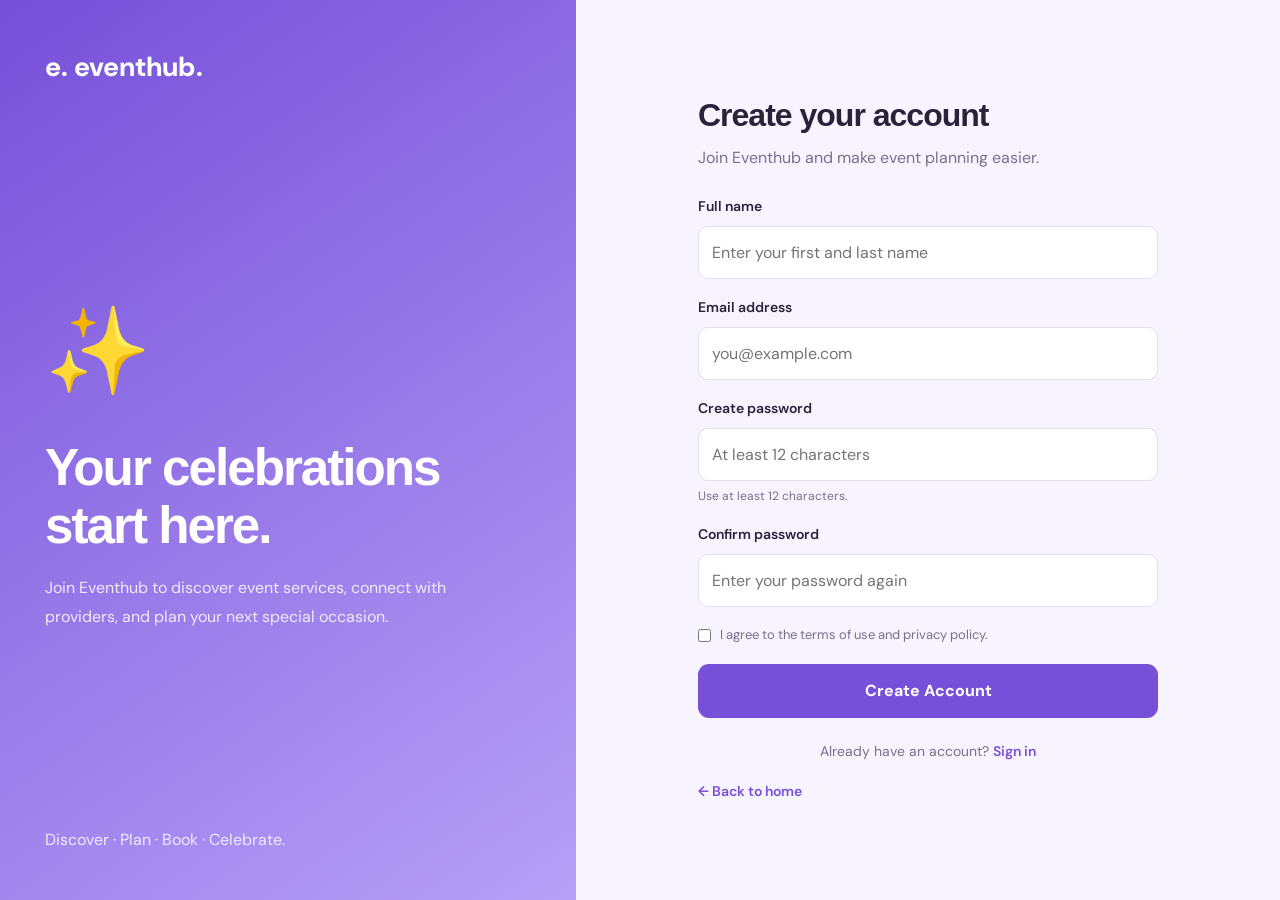
<file: src/main/webapp/register.html>
<!DOCTYPE html>
<html lang="en">
<head>
  <meta charset="UTF-8">
  <meta name="viewport" content="width=device-width, initial-scale=1.0">
  <title>Create Account | Eventhub</title>

  <link rel="stylesheet" href="css/style.css">
  <link rel="preconnect" href="https://fonts.googleapis.com">
  <link rel="preconnect" href="https://fonts.gstatic.com" crossorigin>
  <link href="https://fonts.googleapis.com/css2?family=DM+Sans:wght@400;500;600;700&display=swap" rel="stylesheet">

  <style>
    * {
      box-sizing: border-box;
    }

    body {
      margin: 0;
      min-height: 100vh;
      background: #f7f4ff;
      color: #29233a;
      font-family: "DM Sans", Arial, sans-serif;
    }

    .register-layout {
      min-height: 100vh;
      display: grid;
      grid-template-columns: 0.9fr 1.1fr;
    }

    .register-visual {
      padding: 45px;
      background: linear-gradient(145deg, #7650d9, #b6a0f7);
      color: white;
      display: flex;
      flex-direction: column;
      justify-content: space-between;
    }

    .register-logo {
      color: white;
      text-decoration: none;
      font-size: 27px;
      font-weight: 800;
    }

    .register-visual h1 {
      font-size: clamp(34px, 4vw, 52px);
      line-height: 1.15;
      margin-bottom: 18px;
    }

    .register-visual p {
      max-width: 420px;
      color: #f1eaff;
      line-height: 1.8;
    }

    .register-emoji {
      font-size: 85px;
      margin-bottom: 20px;
    }

    .register-main {
      display: flex;
      justify-content: center;
      align-items: center;
      padding: 40px 25px;
    }

    .register-card {
      width: 100%;
      max-width: 460px;
    }

    .register-card h2 {
      font-size: 32px;
      margin: 0 0 10px;
    }

    .register-subtitle {
      color: #77718a;
      line-height: 1.6;
      margin-bottom: 25px;
    }

    .register-field {
      margin-bottom: 17px;
    }

    .register-field label {
      display: block;
      font-size: 14px;
      font-weight: 600;
      margin-bottom: 8px;
    }

    .register-field input,
    .register-field select {
      width: 100%;
      padding: 13px;
      border: 1px solid #e4deef;
      border-radius: 10px;
      background: white;
      font: inherit;
      color: #29233a;
      outline-color: #7650d9;
    }

    .register-field input:focus,
    .register-field select:focus {
      border-color: #7650d9;
    }

    .password-hint {
      display: block;
      margin-top: 6px;
      color: #77718a;
      font-size: 12px;
    }

    .register-terms {
      display: flex;
      align-items: flex-start;
      gap: 9px;
      color: #77718a;
      font-size: 13px;
      line-height: 1.6;
      margin: 18px 0;
    }

    .register-terms input {
      margin-top: 4px;
      accent-color: #7650d9;
    }

    .register-button {
      width: 100%;
      padding: 14px;
      background: #7650d9;
      border: none;
      border-radius: 11px;
      color: white;
      font: inherit;
      font-size: 16px;
      font-weight: 700;
      cursor: pointer;
    }

    .register-button:hover {
      background: #5d38bd;
    }

    .register-message {
      display: none;
      margin-top: 15px;
      padding: 13px;
      background: #eee8ff;
      color: #5634a7;
      border-radius: 10px;
      font-size: 14px;
      line-height: 1.6;
    }

    .register-message.show {
      display: block;
    }

    .register-switch {
      text-align: center;
      color: #77718a;
      font-size: 14px;
      margin-top: 22px;
    }

    .register-switch a,
    .register-back {
      color: #7650d9;
      text-decoration: none;
      font-weight: 600;
    }

    .register-back {
      display: inline-block;
      margin-top: 18px;
      font-size: 14px;
    }

    @media (max-width: 760px) {
      .register-layout {
        grid-template-columns: 1fr;
      }

      .register-visual {
        padding: 25px;
      }

      .register-visual h1 {
        font-size: 30px;
        margin-top: 25px;
      }

      .register-visual p {
        font-size: 14px;
      }

      .register-emoji,
      .register-footer {
        display: none;
      }

      .register-main {
        padding: 30px 20px;
      }
    }
  </style>
</head>

<body>
  <main class="register-layout">

    <section class="register-visual">
      <a href="index.html" class="register-logo">e. eventhub.</a>

      <div>
        <div class="register-emoji">✨</div>
        <h1>Your celebrations start here.</h1>
        <p>
          Join Eventhub to discover event services, connect with
          providers, and plan your next special occasion.
        </p>
      </div>

      <p class="register-footer">
        Discover · Plan · Book · Celebrate.
      </p>
    </section>

    <section class="register-main">
      <div class="register-card">

        <h2>Create your account</h2>
        <p class="register-subtitle">
          Join Eventhub and make event planning easier.
        </p>

        <form id="registerForm">

          <div class="register-field">
            <label for="fullName">Full name</label>
            <input
              type="text"
              id="fullName"
              name="fullName"
              placeholder="Enter your first and last name"
              minlength="2"
              maxlength="100"
              autocomplete="name"
              required
            >
          </div>

          <div class="register-field">
            <label for="email">Email address</label>
            <input
              type="email"
              id="email"
              name="email"
              placeholder="you@example.com"
              autocomplete="email"
              required
            >
          </div>

          <div class="register-field">
            <label for="password">Create password</label>
            <input
              type="password"
              id="password"
              name="password"
              placeholder="At least 12 characters"
              minlength="12"
              maxlength="1024"
              autocomplete="new-password"
              required
            >
            <small class="password-hint">
              Use at least 12 characters.
            </small>
          </div>

          <div class="register-field">
            <label for="confirmPassword">Confirm password</label>
            <input
              type="password"
              id="confirmPassword"
              name="confirmPassword"
              placeholder="Enter your password again"
              minlength="12"
              maxlength="1024"
              autocomplete="new-password"
              required
            >
          </div>

          <label class="register-terms">
            <input type="checkbox" id="terms" required>
            <span>
              I agree to the terms of use and privacy policy.
            </span>
          </label>

          <button type="submit" class="register-button">
            Create Account
          </button>

          <div
            id="registerMessage"
            class="register-message"
            role="status"
            aria-live="polite"
          ></div>

        </form>

        <p class="register-switch">
          Already have an account?
          <a href="login.html">Sign in</a>
        </p>

        <a href="index.html" class="register-back">
          ← Back to home
        </a>

      </div>
    </section>

  </main>

  <script>
    const registerForm = document.getElementById("registerForm");
    const password = document.getElementById("password");
    const confirmPassword = document.getElementById("confirmPassword");
    const message = document.getElementById("registerMessage");
    const submitButton = registerForm.querySelector('button[type="submit"]');

    function showMessage(text, isError = false) {
      message.textContent = text;
      message.setAttribute("role", isError ? "alert" : "status");
      message.classList.add("show");
    }

    confirmPassword.addEventListener("input", function() {
      if (confirmPassword.value &&
          password.value !== confirmPassword.value) {
        confirmPassword.setCustomValidity("Passwords do not match.");
      } else {
        confirmPassword.setCustomValidity("");
      }
    });

    password.addEventListener("input", function() {
      if (confirmPassword.value &&
          password.value !== confirmPassword.value) {
        confirmPassword.setCustomValidity("Passwords do not match.");
      } else {
        confirmPassword.setCustomValidity("");
      }
    });

    registerForm.addEventListener("submit", async function(event) {
      event.preventDefault();

      if (!registerForm.reportValidity()) {
        return;
      }

      const nameParts = document.getElementById("fullName").value.trim().split(/\s+/);
      if (nameParts.length < 2) {
        showMessage("Enter both your first and last name.", true);
        document.getElementById("fullName").focus();
        return;
      }

      submitButton.disabled = true;
      submitButton.textContent = "Creating account...";
      message.classList.remove("show");

      try {
        const response = await fetch(
          new URL("api/auth/register", window.location.href),
          {
            method: "POST",
            headers: { "Content-Type": "application/json" },
            credentials: "same-origin",
            body: JSON.stringify({
              firstName: nameParts.shift(),
              lastName: nameParts.join(" "),
              email: document.getElementById("email").value.trim(),
              password: password.value
            })
          }
        );
        const result = await response.json();

        if (!response.ok) {
          showMessage(result.error || "Account creation failed.", true);
          return;
        }

        sessionStorage.setItem("eventhubCsrfToken", result.csrfToken);
        sessionStorage.setItem(
          "eventhubUserName",
          `${result.user.firstName} ${result.user.lastName}`
        );
        window.location.assign("dashboard.html");
      } catch (error) {
        showMessage(
          "Could not reach Eventhub. Check that Tomcat is running and try again.",
          true
        );
      } finally {
        submitButton.disabled = false;
        submitButton.textContent = "Create Account";
      }
    });
  </script>
</body>
</html>
</file>
<file: src/main/webapp/css/style.css>
/* ==========================================
   EVENTHUB - MAIN STYLES
   ========================================== */

:root {
    --primary: #7650d9;
    --primary-dark: #5d38bd;
    --primary-light: #eee8ff;
    --lavender: #f7f4ff;
    --white: #ffffff;
    --heading: #25203a;
    --text: #777287;
    --border: #eae6f2;
    --success: #26856b;
    --shadow: 0 12px 35px rgba(52, 35, 90, 0.08);
    --radius: 18px;
}

* {
    margin: 0;
    padding: 0;
    box-sizing: border-box;
}

html {
    scroll-behavior: smooth;
    scroll-padding-top: 90px;
}

body {
    font-family: "DM Sans", sans-serif;
    color: var(--heading);
    background: var(--white);
    line-height: 1.6;
}

body, button, input {
    font-family: "DM Sans", sans-serif;
}

button, input {
    font-size: inherit;
}

button, a {
    -webkit-tap-highlight-color: transparent;
}

button {
    cursor: pointer;
}

a {
    color: inherit;
    text-decoration: none;
}

img {
    display: block;
    max-width: 100%;
}

.container {
    width: min(1160px, calc(100% - 48px));
    margin: 0 auto;
}

h1, h2, h3, .logo {
    font-family: "Outfit", sans-serif;
    line-height: 1.2;
}

h1 {
    font-size: clamp(2.8rem, 5vw, 4.5rem);
    letter-spacing: -2px;
    font-weight: 700;
}

h2 {
    font-size: clamp(2rem, 3.6vw, 2.8rem);
    letter-spacing: -1px;
    font-weight: 600;
}

p {
    color: var(--text);
}

button:focus-visible,
a:focus-visible,
input:focus-visible {
    outline: 3px solid #b9a5ff;
    outline-offset: 4px;
}

/* Buttons */

.btn {
    display: inline-flex;
    align-items: center;
    justify-content: center;
    gap: 10px;
    padding: 12px 22px;
    border-radius: 11px;
    border: 1px solid transparent;
    font-weight: 700;
    font-size: 0.9rem;
    transition: transform 0.2s, background 0.2s, box-shadow 0.2s;
}

.btn:hover {
    transform: translateY(-2px);
}

.btn-primary {
    background: var(--primary);
    color: var(--white);
    box-shadow: 0 6px 16px rgba(118, 80, 217, 0.17);
}

.btn-primary:hover {
    background: var(--primary-dark);
    box-shadow: 0 8px 20px rgba(118, 80, 217, 0.23);
}

.btn-outline {
    background: var(--white);
    color: var(--primary);
    border-color: #d9cef7;
}

.btn-outline:hover {
    background: var(--lavender);
}

.btn-light {
    background: var(--white);
    color: var(--primary-dark);
    white-space: nowrap;
}

.btn-light:hover {
    background: var(--primary-light);
}

/* Navigation */

.header {
    background: rgba(255, 255, 255, 0.96);
    border-bottom: 1px solid rgba(234, 230, 242, 0.8);
    position: sticky;
    top: 0;
    z-index: 100;
    backdrop-filter: blur(16px);
}

.navbar {
    min-height: 78px;
    display: flex;
    align-items: center;
    justify-content: space-between;
    gap: 28px;
}

.logo {
    display: inline-flex;
    align-items: center;
    gap: 9px;
    font-size: 1.65rem;
    font-weight: 800;
    letter-spacing: -1px;
    flex-shrink: 0;
}

.logo-icon {
    display: grid;
    place-items: center;
    height: 35px;
    width: 35px;
    border-radius: 11px;
    color: white;
    background: var(--primary);
    font-size: 1.55rem;
}

.logo-dot {
    color: var(--primary);
}

.nav-links {
    display: flex;
    align-items: center;
    gap: 30px;
}

.nav-link {
    font-size: 0.88rem;
    font-weight: 600;
    color: var(--text);
    transition: color 0.2s;
}

.nav-link:hover,
.nav-link.active {
    color: var(--primary);
}

.nav-actions {
    display: flex;
    align-items: center;
    gap: 22px;
}

.login-link {
    font-size: 0.9rem;
    font-weight: 700;
}

.login-link:hover {
    color: var(--primary);
}

.menu-toggle {
    display: none;
    width: 42px;
    height: 42px;
    border: 1px solid var(--border);
    border-radius: 10px;
    background: var(--white);
    padding: 10px;
}

.menu-toggle span {
    display: block;
    height: 2px;
    background: var(--heading);
    margin: 4px 0;
    border-radius: 5px;
}

/* Hero */

.hero {
    position: relative;
    overflow: hidden;
    padding: 65px 0 88px;
    background:
        radial-gradient(ellipse at 8% 10%, #f2ecff 0%, transparent 42%),
        linear-gradient(120deg, #fbfaff 0%, #f4efff 100%);
}

.hero-decoration {
    position: absolute;
    border: 1px solid rgba(118, 80, 217, 0.1);
    border-radius: 50%;
    pointer-events: none;
}

.decoration-one {
    width: 340px;
    height: 340px;
    top: -180px;
    left: 38%;
}

.decoration-two {
    width: 240px;
    height: 240px;
    right: -130px;
    bottom: 30px;
}

.hero-grid {
    display: grid;
    grid-template-columns: 1.03fr 0.97fr;
    align-items: center;
    gap: 60px;
    position: relative;
    z-index: 1;
}

.eyebrow,
.section-kicker {
    color: var(--primary);
    font-size: 0.75rem;
    font-weight: 800;
    letter-spacing: 1.6px;
}

.eyebrow {
    display: inline-flex;
    align-items: center;
    gap: 9px;
    padding: 8px 13px;
    border: 1px solid #e7defc;
    border-radius: 50px;
    background: rgba(255, 255, 255, 0.75);
    margin-bottom: 23px;
}

.eyebrow-dot {
    width: 7px;
    height: 7px;
    border-radius: 50%;
    background: var(--primary);
}

.hero h1 span,
.section-heading h2 span {
    color: var(--primary);
}

.hero-description {
    font-size: 1.04rem;
    max-width: 490px;
    margin-top: 23px;
    line-height: 1.9;
}

.hero-proof {
    display: flex;
    align-items: center;
    gap: 13px;
    margin-top: 30px;
}

.avatar-stack {
    display: flex;
    padding-left: 3px;
}

.avatar-stack span {
    display: grid;
    place-items: center;
    height: 34px;
    width: 34px;
    margin-left: -4px;
    border: 2px solid white;
    border-radius: 50%;
    background: #d9c8ff;
    color: #54339e;
    font-size: 0.7rem;
    font-weight: 800;
}

.avatar-stack span:nth-child(2) {
    background: #f4d5df;
    color: #9a4561;
}

.avatar-stack span:nth-child(3) {
    background: #cce9de;
    color: #276a54;
}

.hero-proof p {
    font-size: 0.83rem;
}

.hero-proof strong {
    color: var(--heading);
}

.hero-visual {
    position: relative;
    padding: 0 15px 20px 0;
}

.hero-image {
    width: 100%;
    height: 425px;
    object-fit: cover;
    border-radius: 150px 150px 25px 25px;
    box-shadow: 0 20px 50px rgba(62, 39, 106, 0.15);
}

.floating-card {
    position: absolute;
    display: flex;
    align-items: center;
    gap: 12px;
    padding: 14px 18px;
    background: white;
    border: 1px solid rgba(234, 230, 242, 0.8);
    border-radius: 15px;
    box-shadow: var(--shadow);
}

.floating-card strong {
    display: block;
    font-size: 0.86rem;
}

.floating-card p {
    font-size: 0.73rem;
    margin-top: 3px;
}

.floating-top {
    top: 35px;
    left: -42px;
}

.floating-bottom {
    right: -10px;
    bottom: 45px;
}

.floating-icon,
.rating-star {
    display: grid;
    place-items: center;
    flex-shrink: 0;
    height: 39px;
    width: 39px;
    border-radius: 12px;
    background: var(--primary-light);
    color: var(--primary);
    font-size: 1.3rem;
}

.rating-star {
    background: #fff3d9;
    color: #d99619;
}

/* Search */

.search-container {
    position: relative;
    z-index: 5;
    margin-top: 52px;
}

.search-panel {
    display: grid;
    grid-template-columns: 1.2fr 1px 0.9fr auto;
    align-items: center;
    gap: 24px;
    padding: 18px 20px;
    border: 1px solid rgba(226, 219, 242, 0.9);
    border-radius: 17px;
    background: white;
    box-shadow: 0 18px 45px rgba(58, 35, 99, 0.09);
}

.search-field {
    min-width: 0;
    display: grid;
    grid-template-columns: 25px minmax(0, 1fr);
    align-items: center;
    column-gap: 7px;
}

.field-icon {
    grid-row: 1 / 3;
    color: var(--primary);
    font-size: 1.65rem;
    text-align: center;
}

.search-field label {
    font-size: 0.67rem;
    letter-spacing: 0.7px;
    font-weight: 800;
    color: var(--heading);
}

.search-field input {
    min-width: 0;
    width: 100%;
    border: none;
    outline: none;
    padding-top: 5px;
    color: var(--heading);
    background: transparent;
    font-size: 0.86rem;
}

.search-field input::placeholder {
    color: #a39db0;
}

.search-divider {
    width: 1px;
    height: 43px;
    background: var(--border);
}

.search-button {
    min-width: 130px;
    min-height: 50px;
}

/* Sections */

.section {
    padding: 88px 0;
}

.section-heading {
    display: flex;
    align-items: end;
    justify-content: space-between;
    gap: 24px;
    margin-bottom: 35px;
}

.section-kicker {
    display: inline-block;
    margin-bottom: 13px;
}

.section-heading h2 {
    margin-bottom: 11px;
}

.section-description {
    font-size: 0.95rem;
}

.text-link {
    color: var(--primary);
    font-size: 0.88rem;
    font-weight: 700;
    white-space: nowrap;
    padding-bottom: 5px;
}

.text-link span {
    padding-left: 5px;
}

.text-link:hover {
    color: var(--primary-dark);
}

/* Categories */

.category-grid {
    display: grid;
    grid-template-columns: repeat(6, minmax(0, 1fr));
    gap: 16px;
}

.category-card {
    display: flex;
    flex-direction: column;
    align-items: flex-start;
    gap: 7px;
    min-width: 0;
    padding: 20px 15px;
    border: 1px solid var(--border);
    border-radius: 16px;
    background: white;
    text-align: left;
    transition: transform 0.2s, box-shadow 0.2s, border-color 0.2s;
}

.category-card:hover,
.category-card.selected {
    transform: translateY(-4px);
    border-color: #c8b6f6;
    box-shadow: var(--shadow);
}

.category-icon {
    display: grid;
    place-items: center;
    width: 51px;
    height: 51px;
    border-radius: 15px;
    font-size: 1.7rem;
    margin-bottom: 7px;
}

.icon-lavender { background: #eee8ff; color: #7450ce; }
.icon-peach { background: #fff0e4; color: #d47a39; }
.icon-pink { background: #ffeaf1; color: #d45586; }
.icon-blue { background: #e6f1ff; color: #4d80cf; }
.icon-yellow { background: #fff5d8; color: #c3921c; }
.icon-green { background: #e4f6ed; color: #278767; }

.category-card strong {
    font-size: 0.9rem;
}

.category-card > span:last-child {
    color: var(--text);
    font-size: 0.75rem;
}

/* Featured services */

.featured-section {
    background: #fbfaff;
}

.filter-row {
    display: flex;
    flex-wrap: wrap;
    gap: 10px;
    margin-bottom: 29px;
}

.filter-chip {
    padding: 9px 16px;
    border: 1px solid #e6e0f0;
    border-radius: 50px;
    background: white;
    color: var(--text);
    font-size: 0.82rem;
    font-weight: 600;
    transition: all 0.2s;
}

.filter-chip:hover {
    border-color: var(--primary);
    color: var(--primary);
}

.filter-chip.active {
    background: var(--primary);
    border-color: var(--primary);
    color: white;
}

.service-grid {
    display: grid;
    grid-template-columns: repeat(3, minmax(0, 1fr));
    gap: 24px;
}

.service-card {
    min-width: 0;
    overflow: hidden;
    border: 1px solid #ece7f4;
    border-radius: var(--radius);
    background: white;
    transition: transform 0.25s, box-shadow 0.25s;
}

.service-card:hover {
    transform: translateY(-5px);
    box-shadow: var(--shadow);
}

.service-image-wrap {
    position: relative;
    height: 220px;
    overflow: hidden;
    background: var(--lavender);
}

.service-image {
    width: 100%;
    height: 100%;
    object-fit: cover;
    transition: transform 0.4s;
}

.service-card:hover .service-image {
    transform: scale(1.04);
}

.service-badge {
    position: absolute;
    left: 14px;
    top: 14px;
    padding: 6px 11px;
    border-radius: 50px;
    background: white;
    color: var(--primary-dark);
    font-size: 0.72rem;
    font-weight: 800;
}

.favorite-btn {
    position: absolute;
    top: 12px;
    right: 12px;
    display: grid;
    place-items: center;
    width: 37px;
    height: 37px;
    border: none;
    border-radius: 50%;
    background: white;
    color: #777287;
    font-size: 1.25rem;
    transition: color 0.2s, transform 0.2s;
}

.favorite-btn:hover {
    transform: scale(1.08);
}

.favorite-btn.favorited {
    color: #dc4e81;
}

.service-body {
    padding: 18px;
}

.service-meta {
    display: flex;
    align-items: center;
    justify-content: space-between;
    gap: 10px;
    margin-bottom: 9px;
}

.service-category {
    font-size: 0.72rem;
    font-weight: 800;
    color: var(--primary);
    text-transform: uppercase;
    letter-spacing: 0.5px;
}

.service-rating {
    font-size: 0.79rem;
    font-weight: 700;
    white-space: nowrap;
}

.service-rating span {
    color: #e6a627;
}

.service-title {
    font-size: 1.15rem;
    margin-bottom: 7px;
}

.service-location {
    font-size: 0.82rem;
    margin-bottom: 16px;
}

.service-location span {
    color: var(--primary);
    margin-right: 5px;
}

.service-bottom {
    display: flex;
    align-items: center;
    justify-content: space-between;
    gap: 10px;
    padding-top: 14px;
    border-top: 1px solid #f0edf6;
}

.price-label {
    font-size: 0.7rem;
    color: var(--text);
}

.service-price {
    display: block;
    font-family: "Outfit", sans-serif;
    font-size: 1.25rem;
    font-weight: 700;
}

.service-price small {
    font-family: "DM Sans", sans-serif;
    font-size: 0.72rem;
    color: var(--text);
    font-weight: 400;
}

.details-btn {
    border: 1px solid #dfd4fa;
    border-radius: 9px;
    background: white;
    color: var(--primary);
    padding: 9px 12px;
    font-size: 0.79rem;
    font-weight: 700;
}

.details-btn:hover {
    background: var(--primary);
    color: white;
}

.empty-state {
    padding: 45px 15px;
    text-align: center;
}

.center-button {
    display: flex;
    justify-content: center;
    margin-top: 38px;
}

/* How it works */

.how-section {
    background: white;
}

.centered-heading {
    justify-content: center;
    text-align: center;
}

.steps-grid {
    display: grid;
    grid-template-columns: repeat(3, minmax(0, 1fr));
    gap: 25px;
    margin-top: 48px;
}

.step-card {
    position: relative;
    padding: 32px 25px;
    border: 1px solid var(--border);
    border-radius: 18px;
    background: white;
    text-align: center;
}

.step-number {
    position: absolute;
    top: 17px;
    right: 19px;
    color: #ded5f8;
    font-family: "Outfit", sans-serif;
    font-size: 1.35rem;
    font-weight: 800;
}

.step-icon {
    display: grid;
    place-items: center;
    width: 65px;
    height: 65px;
    margin: 0 auto 22px;
    border-radius: 20px;
    background: var(--lavender);
    color: var(--primary);
    font-size: 2rem;
}

.step-card h3 {
    font-size: 1.15rem;
    margin-bottom: 11px;
}

.step-card p {
    font-size: 0.88rem;
    line-height: 1.8;
}

/* Provider CTA */

.cta-section {
    padding: 55px 0;
    color: white;
    background: linear-gradient(120deg, #6742c5, #9270e9);
}

.cta-content {
    display: flex;
    align-items: center;
    justify-content: space-between;
    gap: 30px;
}

.cta-section .section-kicker {
    color: #e5dbff;
}

.cta-content h2 {
    max-width: 580px;
    font-size: clamp(1.8rem, 3.5vw, 2.5rem);
    margin-bottom: 12px;
}

.cta-content p {
    max-width: 570px;
    color: #eee8ff;
    font-size: 0.9rem;
}

/* Footer */

.footer {
    padding: 55px 0 0;
    background: #fbfaff;
}

.footer-grid {
    display: grid;
    grid-template-columns: 1.6fr repeat(3, 1fr);
    gap: 40px;
    padding-bottom: 45px;
}

.footer-brand p {
    max-width: 260px;
    margin-top: 15px;
    font-size: 0.86rem;
    line-height: 1.8;
}

.footer-column {
    display: flex;
    flex-direction: column;
    align-items: flex-start;
    gap: 12px;
}

.footer-column h3 {
    font-size: 0.95rem;
    margin-bottom: 6px;
}

.footer-column a {
    font-size: 0.82rem;
    color: var(--text);
}

.footer-column a:hover {
    color: var(--primary);
}

.footer-bottom {
    display: flex;
    justify-content: space-between;
    gap: 20px;
    padding: 22px 0;
    border-top: 1px solid var(--border);
}

.footer-bottom p {
    font-size: 0.76rem;
}

/* Toast */

.toast {
    position: fixed;
    z-index: 200;
    left: 50%;
    bottom: 25px;
    width: max-content;
    max-width: calc(100% - 32px);
    padding: 13px 20px;
    border-radius: 12px;
    background: #302348;
    color: white;
    box-shadow: var(--shadow);
    opacity: 0;
    pointer-events: none;
    transform: translate(-50%, 15px);
    transition: opacity 0.2s, transform 0.2s;
    font-size: 0.86rem;
}

.toast.show {
    opacity: 1;
    transform: translate(-50%, 0);
}

/* Responsive: tablets */

@media (max-width: 1000px) {
    .nav-links {
        gap: 16px;
    }

    .navbar {
        gap: 18px;
    }

    .nav-actions {
        gap: 14px;
    }

    .hero-grid {
        gap: 35px;
    }

    .hero-image {
        height: 365px;
    }

    .category-grid {
        grid-template-columns: repeat(3, minmax(0, 1fr));
    }

    .service-grid {
        grid-template-columns: repeat(2, minmax(0, 1fr));
    }

    .category-card {
        padding: 20px;
    }
}

/* Responsive: mobile */

@media (max-width: 700px) {
    .container {
        width: calc(100% - 32px);
    }

    .navbar {
        min-height: 70px;
        position: relative;
    }

    .logo {
        font-size: 1.45rem;
    }

    .menu-toggle {
        display: block;
        margin-left: auto;
    }

    .nav-links {
        display: none;
        position: absolute;
        top: calc(100% + 1px);
        left: -16px;
        right: -16px;
        padding: 20px 22px;
        border-bottom: 1px solid var(--border);
        background: white;
        box-shadow: var(--shadow);
        align-items: stretch;
        flex-direction: column;
        gap: 20px;
    }

    .nav-links.open {
        display: flex;
    }

    .nav-actions {
        gap: 0;
    }

    .login-link {
        display: none;
    }

    .nav-cta {
        padding: 10px 12px;
        font-size: 0.78rem;
    }

    .hero {
        padding: 48px 0 60px;
    }

    .hero-grid {
        grid-template-columns: 1fr;
        gap: 35px;
    }

    h1 {
        font-size: clamp(2.7rem, 11vw, 3.6rem);
        letter-spacing: -1.5px;
    }

    .hero-description {
        font-size: 0.95rem;
    }

    .hero-visual {
        max-width: 500px;
        width: calc(100% - 14px);
        margin: 0 auto;
        padding-right: 0;
    }

    .hero-image {
        height: 310px;
        border-radius: 110px 110px 20px 20px;
    }

    .floating-top {
        left: -8px;
        top: 20px;
    }

    .floating-bottom {
        right: -8px;
        bottom: 24px;
    }

    .floating-card {
        padding: 10px 12px;
        gap: 8px;
    }

    .floating-card strong {
        font-size: 0.75rem;
    }

    .floating-card p {
        font-size: 0.65rem;
    }

    .floating-icon,
    .rating-star {
        width: 32px;
        height: 32px;
        font-size: 1rem;
    }

    .search-container {
        margin-top: 35px;
    }

    .search-panel {
        grid-template-columns: 1fr;
        gap: 15px;
        padding: 20px;
    }

    .search-divider {
        width: 100%;
        height: 1px;
    }

    .search-field {
        min-height: 49px;
    }

    .search-button {
        width: 100%;
    }

    .section {
        padding: 65px 0;
    }

    .section-heading {
        align-items: flex-start;
        flex-direction: column;
        gap: 12px;
        margin-bottom: 26px;
    }

    .category-grid {
        grid-template-columns: repeat(2, minmax(0, 1fr));
        gap: 12px;
    }

    .category-card {
        padding: 16px 13px;
    }

    .category-icon {
        width: 45px;
        height: 45px;
    }

    .filter-row {
        gap: 8px;
    }

    .filter-chip {
        padding: 8px 12px;
        font-size: 0.76rem;
    }

    .service-grid {
        grid-template-columns: 1fr;
        gap: 18px;
    }

    .service-image-wrap {
        height: 235px;
    }

    .steps-grid {
        grid-template-columns: 1fr;
        gap: 15px;
        margin-top: 30px;
    }

    .step-card {
        padding: 30px 20px;
    }

    .cta-content {
        align-items: flex-start;
        flex-direction: column;
    }

    .footer-grid {
        grid-template-columns: repeat(2, minmax(0, 1fr));
        gap: 32px 20px;
    }

    .footer-brand {
        grid-column: 1 / -1;
    }

    .footer-bottom {
        flex-direction: column;
        gap: 8px;
    }
}

@media (max-width: 380px) {
    .nav-cta {
        padding: 9px;
        font-size: 0.72rem;
    }

    .hero-image {
        height: 270px;
    }

    .floating-card {
        max-width: 210px;
    }

    .service-bottom {
        align-items: flex-start;
    }
}

@media (prefers-reduced-motion: reduce) {
    *,
    *::before,
    *::after {
        scroll-behavior: auto !important;
        transition-duration: 0.01ms !important;
        animation-duration: 0.01ms !important;
    }
}
</file>
